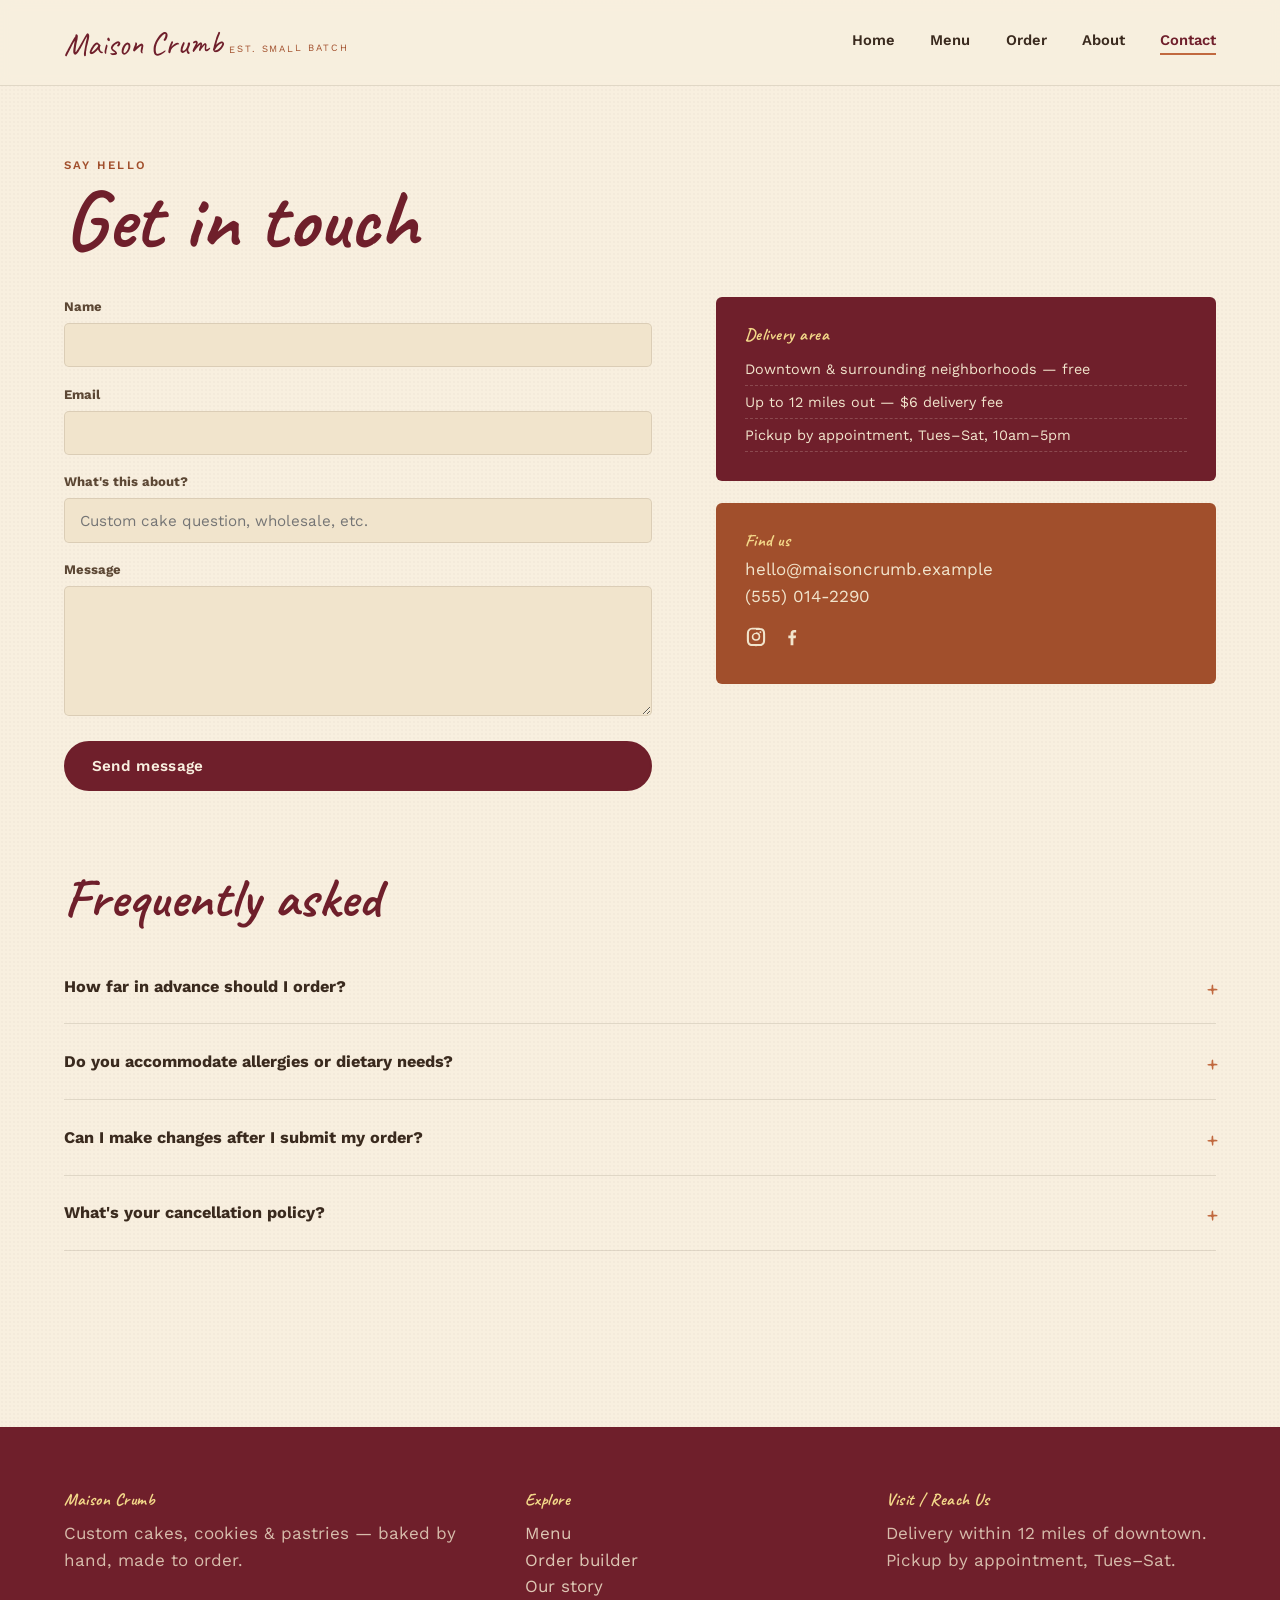
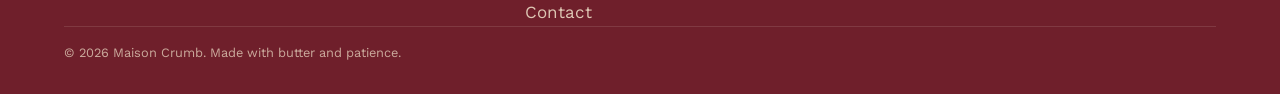
<file: contact.html>
<!DOCTYPE html>
<html lang="en">
<head>
<meta charset="UTF-8">
<meta name="viewport" content="width=device-width, initial-scale=1.0">
<title>Contact — Maison Crumb</title>
<link rel="preconnect" href="https://fonts.googleapis.com">
<link href="https://fonts.googleapis.com/css2?family=Caveat:wght@600;700&family=Work+Sans:wght@400;500;600;700&display=swap" rel="stylesheet">
<link rel="stylesheet" href="css/style.css">
</head>
<body>
<div id="wipe-overlay"></div>

<header class="site-header">
  <a href="index.html" class="logo">Maison <span>Crumb</span><small>est. small batch</small></a>
  <button class="nav-toggle" aria-label="Toggle navigation"><span></span></button>
  <nav class="main-nav">
    <a href="index.html">Home</a>
    <a href="menu.html">Menu</a>
    <a href="order.html">Order</a>
    <a href="about.html">About</a>
    <a href="contact.html">Contact</a>
  </nav>
</header>

<main>
  <section class="section-tight">
    <div class="wrap">
      <span class="eyebrow">Say hello</span>
      <h1>Get in touch</h1>

      <div class="contact-layout" style="margin-top:2rem;">
        <form class="contact-form" id="contact-form" action="https://formspree.io/f/your-form-id" method="POST">
          <div>
            <label for="c-name">Name</label>
            <input type="text" id="c-name" name="name" required>
          </div>
          <div>
            <label for="c-email">Email</label>
            <input type="email" id="c-email" name="email" required>
          </div>
          <div>
            <label for="c-subject">What's this about?</label>
            <input type="text" id="c-subject" name="subject" placeholder="Custom cake question, wholesale, etc.">
          </div>
          <div>
            <label for="c-message">Message</label>
            <textarea id="c-message" name="message" required></textarea>
          </div>
          <button type="submit" class="btn">Send message</button>
          <p class="form-status" id="contact-status"></p>
        </form>

        <div>
          <div class="info-card">
            <h4>Delivery area</h4>
            <ul class="delivery-list">
              <li>Downtown & surrounding neighborhoods — free</li>
              <li>Up to 12 miles out — $6 delivery fee</li>
              <li>Pickup by appointment, Tues–Sat, 10am–5pm</li>
            </ul>
          </div>
          <div class="info-card" style="background:var(--terracotta-dark);">
            <h4>Find us</h4>
            <p style="color:var(--cream-2);">hello@maisoncrumb.example<br>(555) 014-2290</p>
            <div class="social-row">
              <a href="#" aria-label="Instagram"><svg viewBox="0 0 24 24"><path d="M12 2c2.7 0 3.06.01 4.12.06 1.07.05 1.79.22 2.43.46.66.26 1.21.6 1.76 1.15.5.5.86 1.05 1.15 1.76.24.64.41 1.36.46 2.43C21.97 8.94 22 9.3 22 12s-.01 3.06-.06 4.12c-.05 1.07-.22 1.79-.46 2.43a4.9 4.9 0 0 1-1.15 1.76 4.9 4.9 0 0 1-1.76 1.15c-.64.24-1.36.41-2.43.46C15.06 21.97 14.7 22 12 22s-3.06-.01-4.12-.06c-1.07-.05-1.79-.22-2.43-.46a4.9 4.9 0 0 1-1.76-1.15 4.9 4.9 0 0 1-1.15-1.76c-.24-.64-.41-1.36-.46-2.43C2.03 15.06 2 14.7 2 12s.01-3.06.06-4.12c.05-1.07.22-1.79.46-2.43.26-.66.6-1.21 1.15-1.76A4.9 4.9 0 0 1 5.43 2.5c.64-.24 1.36-.41 2.43-.46C8.94 2.03 9.3 2 12 2zm0 1.8c-2.65 0-2.98.01-4.02.06-.87.04-1.34.18-1.65.3-.42.16-.71.35-1.02.66-.31.31-.5.6-.66 1.02-.12.31-.26.78-.3 1.65C4.31 9.02 4.3 9.35 4.3 12s.01 2.98.06 4.02c.04.87.18 1.34.3 1.65.16.42.35.71.66 1.02.31.31.6.5 1.02.66.31.12.78.26 1.65.3 1.04.05 1.37.06 4.02.06s2.98-.01 4.02-.06c.87-.04 1.34-.18 1.65-.3.42-.16.71-.35 1.02-.66.31-.31.5-.6.66-1.02.12-.31.26-.78.3-1.65.05-1.04.06-1.37.06-4.02s-.01-2.98-.06-4.02c-.04-.87-.18-1.34-.3-1.65a2.74 2.74 0 0 0-.66-1.02 2.74 2.74 0 0 0-1.02-.66c-.31-.12-.78-.26-1.65-.3C14.98 4.31 14.65 4.3 12 4.3zm0 3.06A4.64 4.64 0 1 1 7.36 12 4.64 4.64 0 0 1 12 7.36zm0 1.8a2.84 2.84 0 1 0 0 5.68 2.84 2.84 0 0 0 0-5.68zm5.88-1.99a1.08 1.08 0 1 1-2.16 0 1.08 1.08 0 0 1 2.16 0z"/></svg></a>
              <a href="#" aria-label="Facebook"><svg viewBox="0 0 24 24"><path d="M13.5 21v-7.6h2.55l.38-2.96h-2.93V8.55c0-.86.24-1.44 1.47-1.44h1.57V4.46c-.27-.04-1.2-.12-2.28-.12-2.26 0-3.8 1.38-3.8 3.91v2.18H8v2.96h2.46V21z"/></svg></a>
            </div>
          </div>
        </div>
      </div>

      <div class="faq-list">
        <h2>Frequently asked</h2>

        <div class="faq-item">
          <button class="faq-question">How far in advance should I order?<span class="plus">+</span></button>
          <div class="faq-answer"><p>At least 48 hours for most items. Larger tiered cakes and very busy weekends (holidays, graduation season) often need a week or more — the order calendar will tell you if your date is already full.</p></div>
        </div>
        <div class="faq-item">
          <button class="faq-question">Do you accommodate allergies or dietary needs?<span class="plus">+</span></button>
          <div class="faq-answer"><p>Gluten-free and dairy-free versions are available for most items with advance notice. The kitchen does handle nuts, so cross-contact can't be fully ruled out — mention any allergies in your order notes.</p></div>
        </div>
        <div class="faq-item">
          <button class="faq-question">Can I make changes after I submit my order?<span class="plus">+</span></button>
          <div class="faq-answer"><p>Yes, as long as it's more than 48 hours before your date. Just reply to your confirmation email or use the contact form here with your order details.</p></div>
        </div>
        <div class="faq-item">
          <button class="faq-question">What's your cancellation policy?<span class="plus">+</span></button>
          <div class="faq-answer"><p>Full refund if you cancel more than 72 hours out. Inside 72 hours, ingredients are usually already prepped, so cancellations are refunded at 50%.</p></div>
        </div>
      </div>
    </div>
  </section>
</main>

<footer class="site-footer">
  <div class="footer-grid">
    <div><h4>Maison Crumb</h4><p>Custom cakes, cookies & pastries — baked by hand, made to order.</p></div>
    <div><h4>Explore</h4><a href="menu.html">Menu</a><br><a href="order.html">Order builder</a><br><a href="about.html">Our story</a><br><a href="contact.html">Contact</a></div>
    <div><h4>Visit / Reach Us</h4><p>Delivery within 12 miles of downtown.<br>Pickup by appointment, Tues–Sat.</p></div>
  </div>
  <div class="footer-bottom wrap">© <span id="year"></span> Maison Crumb. Made with butter and patience.</div>
</footer>

<script src="js/main.js"></script>
<script>
  document.getElementById("year").textContent = new Date().getFullYear();

  // ---- FAQ accordion: scaleY rise with overshoot easing ----
  document.querySelectorAll(".faq-question").forEach(function (btn) {
    btn.addEventListener("click", function () {
      var answer = btn.nextElementSibling;
      var isOpen = btn.classList.contains("open");
      // close any other open items
      document.querySelectorAll(".faq-question.open").forEach(function (other) {
        if (other !== btn) {
          other.classList.remove("open");
          other.nextElementSibling.classList.remove("open");
        }
      });
      btn.classList.toggle("open", !isOpen);
      answer.classList.toggle("open", !isOpen);
    });
  });

  // ---- contact form: light client-side handling (Formspree handles real submit) ----
  var form = document.getElementById("contact-form");
  var status = document.getElementById("contact-status");
  if (form) {
    form.addEventListener("submit", function () {
      status.textContent = "Sending...";
      status.className = "form-status";
    });
  }
</script>
</body>
</html>
</file>
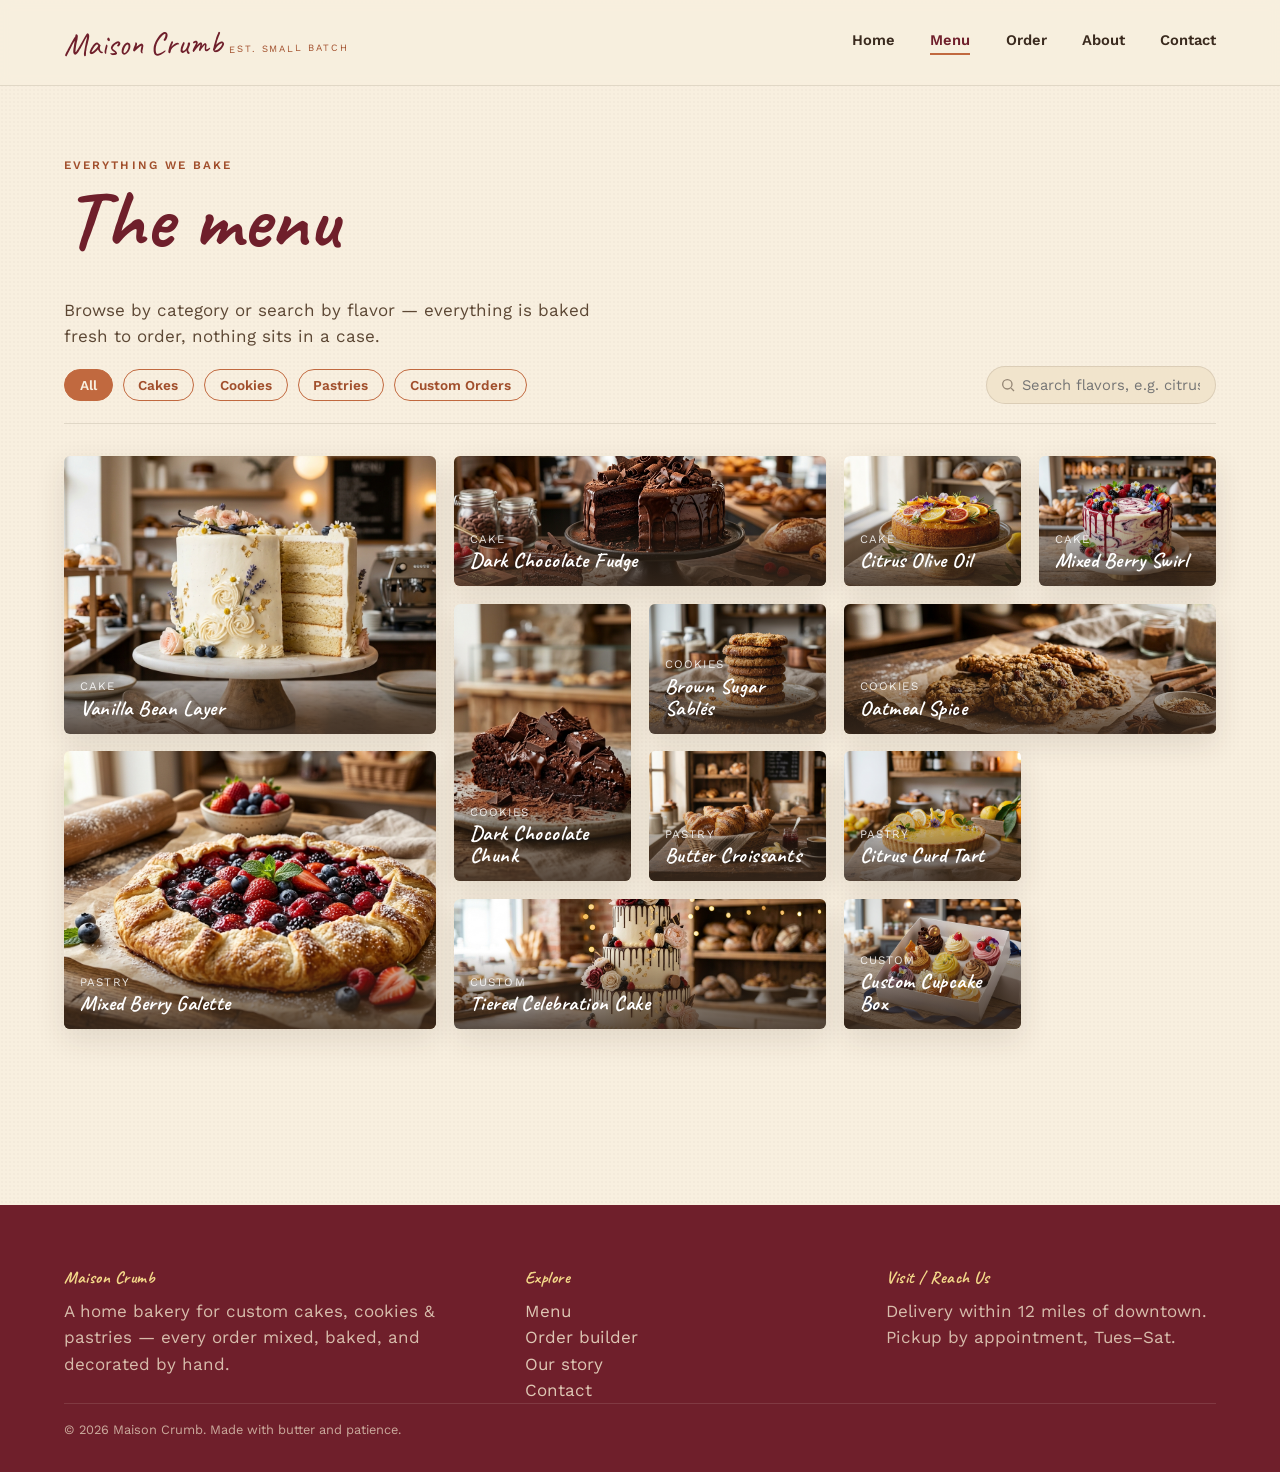
<file: menu.html>
<!DOCTYPE html>
<html lang="en">
<head>
<meta charset="UTF-8">
<meta name="viewport" content="width=device-width, initial-scale=1.0">
<title>Menu — Maison Crumb</title>
<link rel="preconnect" href="https://fonts.googleapis.com">
<link href="https://fonts.googleapis.com/css2?family=Caveat:wght@600;700&family=Work+Sans:wght@400;500;600;700&display=swap" rel="stylesheet">
<link rel="stylesheet" href="css/style.css">
</head>
<body>
<div id="wipe-overlay"></div>

<header class="site-header">
  <a href="index.html" class="logo">Maison <span>Crumb</span><small>est. small batch</small></a>
  <button class="nav-toggle" aria-label="Toggle navigation"><span></span></button>
  <nav class="main-nav">
    <a href="index.html">Home</a>
    <a href="menu.html">Menu</a>
    <a href="order.html">Order</a>
    <a href="about.html">About</a>
    <a href="contact.html">Contact</a>
  </nav>
</header>

<main>
  <section class="section-tight">
    <div class="wrap">
      <span class="eyebrow">Everything we bake</span>
      <h1>The menu</h1>
      <p style="max-width:50ch;">Browse by category or search by flavor — everything is baked fresh to order, nothing sits in a case.</p>

      <div class="menu-toolbar">
        <div class="filter-pills">
          <button class="filter-pill active" data-category="all">All</button>
          <button class="filter-pill" data-category="cakes">Cakes</button>
          <button class="filter-pill" data-category="cookies">Cookies</button>
          <button class="filter-pill" data-category="pastries">Pastries</button>
          <button class="filter-pill" data-category="custom">Custom Orders</button>
        </div>
        <div class="search-wrap">
          <svg viewBox="0 0 24 24" fill="none" stroke="currentColor" stroke-width="2"><circle cx="11" cy="11" r="7"/><line x1="21" y1="21" x2="16.65" y2="16.65"/></svg>
          <input type="text" id="menu-search" placeholder="Search flavors, e.g. citrus...">
        </div>
      </div>

      <div class="menu-grid" id="menu-grid">

        <!-- CAKES -->
        <div class="menu-item span-2x2" data-id="1" data-category="cakes" data-keywords="vanilla bean classic layer">
          <img src="images/item-vanillacake.jpeg" alt="Vanilla Bean Layer Cake" onerror="this.src='https://images.unsplash.com/photo-1535141192574-5d4897c12636?w=700&h=700&fit=crop'">
          <svg class="flavor-svg" viewBox="0 0 40 40"><circle cx="20" cy="20" r="18" fill="#f3d889"/><path d="M10 24c4-10 16-10 20 0" stroke="#a14f2c" stroke-width="2" fill="none" stroke-linecap="round"/><circle cx="15" cy="16" r="1.4" fill="#3a2a1e"/><circle cx="25" cy="16" r="1.4" fill="#3a2a1e"/></svg>
          <div class="mi-info"><span>Cake</span><h4>Vanilla Bean Layer</h4></div>
        </div>

        <div class="menu-item span-2x1" data-id="2" data-category="cakes" data-keywords="chocolate fudge rich">
          <img src="images/item-chocolatecake.jpeg" alt="Chocolate Fudge Cake" onerror="this.src='https://images.unsplash.com/photo-1606313564200-e75d5e30476c?w=700&h=350&fit=crop'">
          <svg class="flavor-svg" viewBox="0 0 40 40"><circle cx="20" cy="20" r="18" fill="#6f1f2b"/><circle cx="20" cy="20" r="8" fill="#3a2a1e"/></svg>
          <div class="mi-info"><span>Cake</span><h4>Dark Chocolate Fudge</h4></div>
        </div>

        <div class="menu-item" data-id="3" data-category="cakes" data-keywords="citrus orange olive oil">
          <img src="images/item-citruscake.jpeg" alt="Citrus Olive Oil Cake" onerror="this.src='https://images.unsplash.com/photo-1519869325930-281384150729?w=400&h=300&fit=crop'">
          <svg class="flavor-svg" viewBox="0 0 40 40"><path d="M20 4 Q34 12 30 26 Q22 36 10 30 Q2 20 8 10 Q12 2 20 4Z" fill="#e7b13f"/><path d="M14 30c4-8 12-16 18-20" stroke="#fff" stroke-width="1" fill="none" opacity=".5"/></svg>
          <div class="mi-info"><span>Cake</span><h4>Citrus Olive Oil</h4></div>
        </div>

        <div class="menu-item" data-id="4" data-category="cakes" data-keywords="berry swirl strawberry raspberry">
          <img src="images/item-berrycake.jpeg" alt="Berry Swirl Cake" onerror="this.src='https://images.unsplash.com/photo-1488477181946-6428a0291777?w=400&h=300&fit=crop'">
          <svg class="flavor-svg" viewBox="0 0 40 40"><path d="M20 6c8 0 12 8 8 16-3 6-13 6-16 0-4-8 0-16 8-16Z" fill="#8c2f3c"/><path d="M20 6v22" stroke="#3a2a1e" stroke-width="1"/></svg>
          <div class="mi-info"><span>Cake</span><h4>Mixed Berry Swirl</h4></div>
        </div>

        <!-- COOKIES -->
        <div class="menu-item span-1x2" data-id="5" data-category="cookies" data-keywords="chocolate chunk warm">
          <img src="images/item-chocchunk.jpeg" alt="Dark Chocolate Chunk Cookies" onerror="this.src='https://images.unsplash.com/photo-1499636136210-6f4ee915583e?w=400&h=600&fit=crop'">
          <svg class="flavor-svg" viewBox="0 0 40 40"><path d="M14 30c-1-4 1-6 0-9" stroke="#f8efdf" stroke-width="2" fill="none" stroke-linecap="round"/><path d="M20 30c-1-5 2-7 0-11" stroke="#f8efdf" stroke-width="2" fill="none" stroke-linecap="round"/><path d="M26 30c-1-4 1-6 0-9" stroke="#f8efdf" stroke-width="2" fill="none" stroke-linecap="round"/></svg>
          <div class="mi-info"><span>Cookies</span><h4>Dark Chocolate Chunk</h4></div>
        </div>

        <div class="menu-item" data-id="6" data-category="cookies" data-keywords="brown sugar sable vanilla">
          <img src="images/item-sables.jpeg" alt="Brown Sugar Sablés" onerror="this.src='https://images.unsplash.com/photo-1499636136210-6f4ee915583e?w=400&h=300&fit=crop&sat=-50'">
          <svg class="flavor-svg" viewBox="0 0 40 40"><rect x="14" y="6" width="3" height="20" rx="1.5" fill="#f3d889"/><path d="M14 8 q-2 2 0 4 M17 8 q2 2 0 4 M14 14 q-2 2 0 4 M17 14 q2 2 0 4" stroke="#a14f2c" stroke-width="1" fill="none"/></svg>
          <div class="mi-info"><span>Cookies</span><h4>Brown Sugar Sablés</h4></div>
        </div>

        <div class="menu-item span-2x1" data-id="7" data-category="cookies" data-keywords="oatmeal raisin spice">
          <img src="images/item-oatmeal.jpeg" alt="Oatmeal Spice Cookies" onerror="this.src='https://images.unsplash.com/photo-1559656914-a30970c1affd?w=700&h=350&fit=crop'">
          <svg class="flavor-svg" viewBox="0 0 40 40"><circle cx="20" cy="20" r="16" fill="#c1693f"/><circle cx="14" cy="16" r="1.2" fill="#3a2a1e"/><circle cx="22" cy="14" r="1.2" fill="#3a2a1e"/><circle cx="26" cy="22" r="1.2" fill="#3a2a1e"/><circle cx="16" cy="24" r="1.2" fill="#3a2a1e"/></svg>
          <div class="mi-info"><span>Cookies</span><h4>Oatmeal Spice</h4></div>
        </div>

        <!-- PASTRIES -->
        <div class="menu-item span-2x2" data-id="8" data-category="pastries" data-keywords="berry galette warm fruit">
          <img src="images/item-galette.jpeg" alt="Mixed Berry Galette" onerror="this.src='https://images.unsplash.com/photo-1464195244916-405fa0a82545?w=700&h=700&fit=crop'">
          <svg class="flavor-svg" viewBox="0 0 40 40"><path d="M8 28 Q12 14 20 14 Q28 14 32 28" stroke="#f8efdf" stroke-width="2" fill="none" stroke-linecap="round"/><path d="M12 28 Q15 18 20 18 Q25 18 28 28" stroke="#f8efdf" stroke-width="1.4" fill="none" opacity=".7"/></svg>
          <div class="mi-info"><span>Pastry</span><h4>Mixed Berry Galette</h4></div>
        </div>

        <div class="menu-item" data-id="9" data-category="pastries" data-keywords="croissant butter warm">
          <img src="images/item-croissant.jpeg" alt="Butter Croissants" onerror="this.src='https://images.unsplash.com/photo-1555507036-ab1f4038808a?w=400&h=300&fit=crop'">
          <svg class="flavor-svg" viewBox="0 0 40 40"><path d="M8 26 Q14 10 20 10 Q26 10 32 26" stroke="#f8efdf" stroke-width="2" fill="none" stroke-linecap="round"/></svg>
          <div class="mi-info"><span>Pastry</span><h4>Butter Croissants</h4></div>
        </div>

        <div class="menu-item" data-id="10" data-category="pastries" data-keywords="citrus curd tart lemon">
          <img src="images/item-lemontart.jpeg" alt="Citrus Curd Tart" onerror="this.src='https://images.unsplash.com/photo-1519340241574-2cec6aef0c01?w=400&h=300&fit=crop'">
          <svg class="flavor-svg" viewBox="0 0 40 40"><path d="M20 4 Q34 12 30 26 Q22 36 10 30 Q2 20 8 10 Q12 2 20 4Z" fill="#e7b13f"/></svg>
          <div class="mi-info"><span>Pastry</span><h4>Citrus Curd Tart</h4></div>
        </div>

        <!-- CUSTOM -->
        <div class="menu-item span-2x1" data-id="11" data-category="custom" data-keywords="tiered cake wedding custom design">
          <img src="images/item-tiercake.jpeg" alt="Custom Tiered Cake" onerror="this.src='https://images.unsplash.com/photo-1535254973040-607b474cb50d?w=700&h=350&fit=crop'">
          <svg class="flavor-svg" viewBox="0 0 40 40"><rect x="6" y="26" width="28" height="6" rx="1" fill="#f3d889"/><rect x="10" y="18" width="20" height="6" rx="1" fill="#e7b13f"/><rect x="14" y="10" width="12" height="6" rx="1" fill="#c1693f"/></svg>
          <div class="mi-info"><span>Custom</span><h4>Tiered Celebration Cake</h4></div>
        </div>

        <div class="menu-item" data-id="12" data-category="custom" data-keywords="custom cupcakes assorted">
          <img src="images/item-cupcakes.jpeg" alt="Custom Cupcake Box" onerror="this.src='https://images.unsplash.com/photo-1426869981800-95ebf51ce900?w=400&h=300&fit=crop'">
          <svg class="flavor-svg" viewBox="0 0 40 40"><path d="M10 20h20l-2 10H12Z" fill="#c1693f"/><path d="M12 20c0-6 16-6 16 0Z" fill="#f3d889"/></svg>
          <div class="mi-info"><span>Custom</span><h4>Custom Cupcake Box</h4></div>
        </div>

      </div>
      <p class="no-results" id="no-results">No bakes match that search — try another flavor.</p>
    </div>
  </section>
</main>

<footer class="site-footer">
  <div class="footer-grid">
    <div>
      <h4>Maison Crumb</h4>
      <p>A home bakery for custom cakes, cookies & pastries — every order mixed, baked, and decorated by hand.</p>
    </div>
    <div>
      <h4>Explore</h4>
      <a href="menu.html">Menu</a><br><a href="order.html">Order builder</a><br><a href="about.html">Our story</a><br><a href="contact.html">Contact</a>
    </div>
    <div>
      <h4>Visit / Reach Us</h4>
      <p>Delivery within 12 miles of downtown.<br>Pickup by appointment, Tues–Sat.</p>
    </div>
  </div>
  <div class="footer-bottom wrap">© <span id="year"></span> Maison Crumb. Made with butter and patience.</div>
</footer>

<script src="js/main.js"></script>
<script src="js/menu.js"></script>
<script>document.getElementById("year").textContent = new Date().getFullYear();</script>
</body>
</html>
</file>
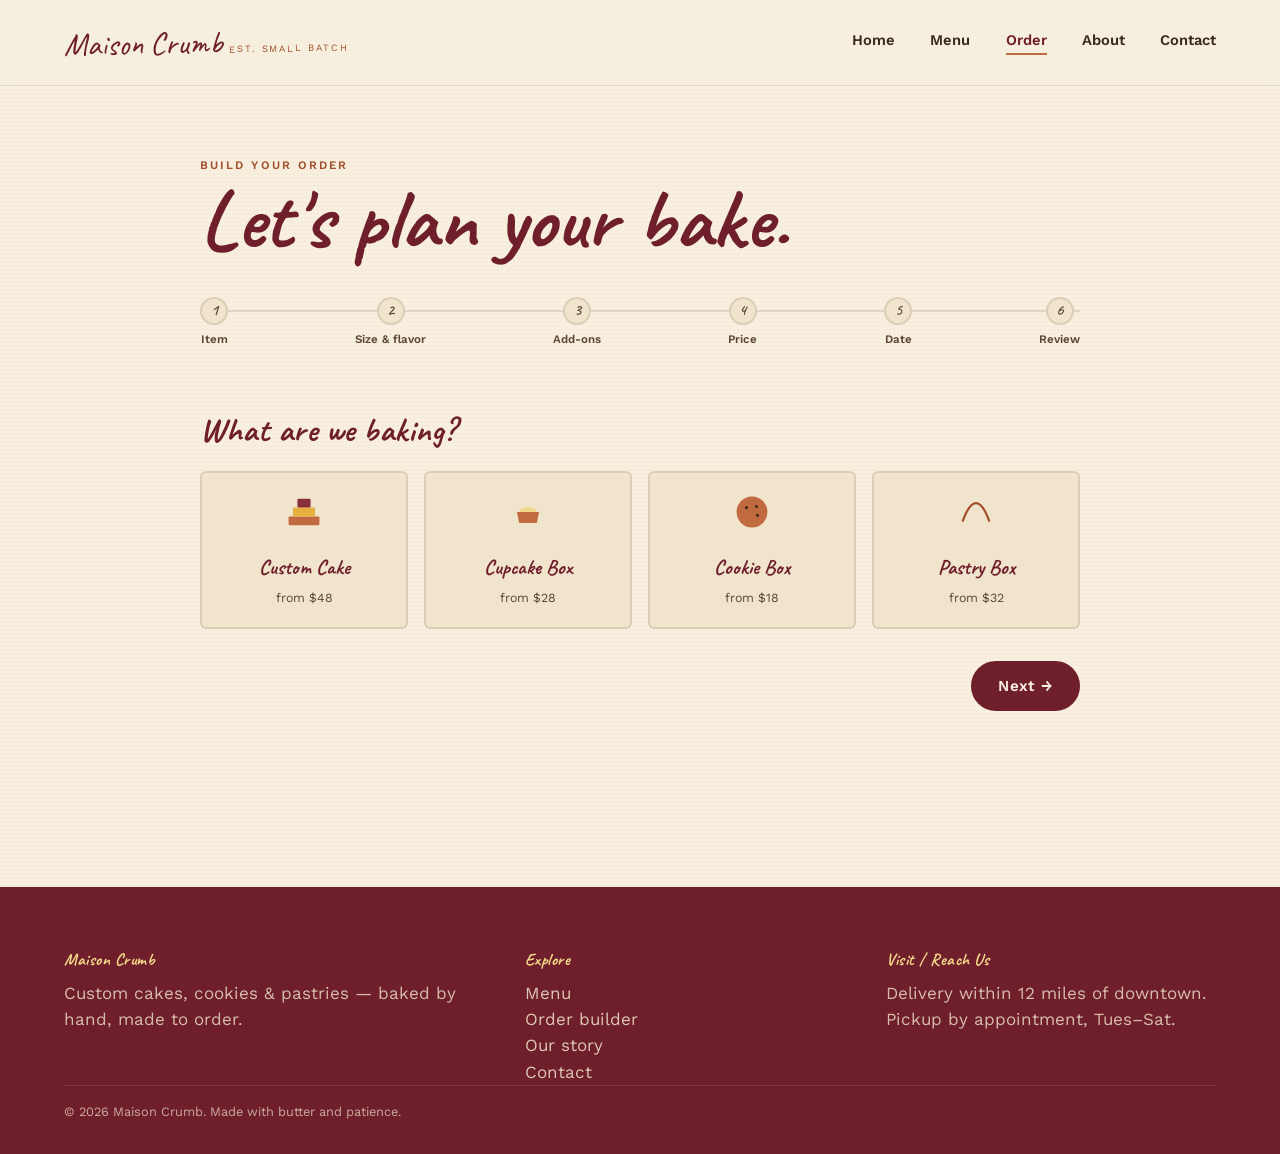
<file: order.html>
<!DOCTYPE html>
<html lang="en">
<head>
<meta charset="UTF-8">
<meta name="viewport" content="width=device-width, initial-scale=1.0">
<title>Order Builder — Maison Crumb</title>
<link rel="preconnect" href="https://fonts.googleapis.com">
<link href="https://fonts.googleapis.com/css2?family=Caveat:wght@600;700&family=Work+Sans:wght@400;500;600;700&display=swap" rel="stylesheet">
<link rel="stylesheet" href="css/style.css">
</head>
<body>
<div id="wipe-overlay"></div>
<div id="step-wipe"></div>
<div id="restore-banner">🧾 Welcome back — your in-progress order was restored.</div>

<header class="site-header">
  <a href="index.html" class="logo">Maison <span>Crumb</span><small>est. small batch</small></a>
  <button class="nav-toggle" aria-label="Toggle navigation"><span></span></button>
  <nav class="main-nav">
    <a href="index.html">Home</a>
    <a href="menu.html">Menu</a>
    <a href="order.html">Order</a>
    <a href="about.html">About</a>
    <a href="contact.html">Contact</a>
  </nav>
</header>

<main>
  <section class="section-tight">
    <div class="wrap order-shell">
      <span class="eyebrow">Build your order</span>
      <h1>Let's plan your bake.</h1>

      <div class="step-progress">
        <div class="step-dot" data-step="1"><div class="circle">1</div>Item</div>
        <div class="step-dot" data-step="2"><div class="circle">2</div>Size &amp; flavor</div>
        <div class="step-dot" data-step="3"><div class="circle">3</div>Add-ons</div>
        <div class="step-dot" data-step="4"><div class="circle">4</div>Price</div>
        <div class="step-dot" data-step="5"><div class="circle">5</div>Date</div>
        <div class="step-dot" data-step="6"><div class="circle">6</div>Review</div>
      </div>

      <p id="step-error" style="color:var(--berry);font-weight:700;text-align:center;opacity:0;transition:opacity .3s;"></p>

      <form id="order-form" action="https://formspree.io/f/your-form-id" method="POST">

        <!-- STEP 1: Item type -->
        <div class="order-step active" data-step="1">
          <h3>What are we baking?</h3>
          <div class="option-grid">
            <div class="option-card" data-item-type="custom-cake">
              <svg class="icon" viewBox="0 0 40 40"><rect x="6" y="24" width="28" height="8" rx="1" fill="#c1693f"/><rect x="10" y="16" width="20" height="8" rx="1" fill="#e7b13f"/><rect x="14" y="8" width="12" height="8" rx="1" fill="#8c2f3c"/></svg>
              <strong>Custom Cake</strong><span>from $48</span>
            </div>
            <div class="option-card" data-item-type="cupcakes">
              <svg class="icon" viewBox="0 0 40 40"><path d="M10 20h20l-2 10H12Z" fill="#c1693f"/><path d="M12 20c0-6 16-6 16 0Z" fill="#f3d889"/></svg>
              <strong>Cupcake Box</strong><span>from $28</span>
            </div>
            <div class="option-card" data-item-type="cookies">
              <svg class="icon" viewBox="0 0 40 40"><circle cx="20" cy="20" r="14" fill="#c1693f"/><circle cx="15" cy="16" r="1.4" fill="#3a2a1e"/><circle cx="24" cy="15" r="1.4" fill="#3a2a1e"/><circle cx="25" cy="23" r="1.4" fill="#3a2a1e"/></svg>
              <strong>Cookie Box</strong><span>from $18</span>
            </div>
            <div class="option-card" data-item-type="pastry-box">
              <svg class="icon" viewBox="0 0 40 40"><path d="M8 28 Q14 12 20 12 Q26 12 32 28" stroke="#a14f2c" stroke-width="2" fill="none" stroke-linecap="round"/></svg>
              <strong>Pastry Box</strong><span>from $32</span>
            </div>
          </div>
          <div class="order-nav-buttons">
            <span></span>
            <button type="button" class="btn" data-next>Next →</button>
          </div>
        </div>

        <!-- STEP 2: Size, quantity, flavor -->
        <div class="order-step" data-step="2">
          <h3>Pick a size</h3>
          <div class="option-grid">
            <div class="option-card" data-size="small"><strong>Small</strong><span>serves 6–8</span></div>
            <div class="option-card" data-size="medium"><strong>Medium</strong><span>serves 12–16</span></div>
            <div class="option-card" data-size="large"><strong>Large</strong><span>serves 20–24</span></div>
          </div>

          <h3>Quantity</h3>
          <div class="qty-row">
            <button type="button" class="qty-btn" id="qty-minus">−</button>
            <input type="number" id="qty-input" value="1" min="1" max="20" readonly>
            <button type="button" class="qty-btn" id="qty-plus">+</button>
          </div>

          <h3>Choose a flavor</h3>
          <div class="flavor-grid">
            <div class="flavor-swatch" data-flavor="vanilla">
              <svg viewBox="0 0 100 80"><rect width="100" height="80" fill="#f3d889"/><rect y="0" width="100" height="14" fill="#fdf6e3"/><rect y="33" width="100" height="14" fill="#fdf6e3"/><rect y="66" width="100" height="14" fill="#fdf6e3"/></svg>
              <span class="fname">Vanilla Bean</span>
            </div>
            <div class="flavor-swatch" data-flavor="chocolate">
              <svg viewBox="0 0 100 80"><rect width="100" height="80" fill="#6f1f2b"/><rect y="0" width="100" height="14" fill="#3a2a1e"/><rect y="33" width="100" height="14" fill="#3a2a1e"/><rect y="66" width="100" height="14" fill="#3a2a1e"/></svg>
              <span class="fname">Chocolate Fudge</span>
            </div>
            <div class="flavor-swatch" data-flavor="citrus">
              <svg viewBox="0 0 100 80"><rect width="100" height="80" fill="#e7b13f"/><rect y="0" width="100" height="14" fill="#f3d889"/><rect y="33" width="100" height="14" fill="#f3d889"/><rect y="66" width="100" height="14" fill="#f3d889"/></svg>
              <span class="fname">Citrus Curd</span>
            </div>
            <div class="flavor-swatch" data-flavor="berry">
              <svg viewBox="0 0 100 80"><rect width="100" height="80" fill="#8c2f3c"/><rect y="0" width="100" height="14" fill="#c1693f"/><rect y="33" width="100" height="14" fill="#c1693f"/><rect y="66" width="100" height="14" fill="#c1693f"/></svg>
              <span class="fname">Berry Swirl</span>
            </div>
          </div>

          <div class="order-nav-buttons">
            <button type="button" class="btn btn-outline" data-prev>← Back</button>
            <button type="button" class="btn" data-next>Next →</button>
          </div>
        </div>

        <!-- STEP 3: Add-ons -->
        <div class="order-step" data-step="3">
          <h3>Add-ons</h3>
          <div class="addon-list">
            <div class="addon-row" id="row-message">
              <label><input type="checkbox" data-addon="message"> Personalized message</label>
              <span class="price-tag">+$5.00</span>
              <textarea id="custom-message" placeholder="e.g. Happy Birthday, Sam!" maxlength="60"></textarea>
            </div>
            <div class="addon-row">
              <label><input type="checkbox" data-addon="topper"> Custom cake topper</label>
              <span class="price-tag">+$8.00</span>
            </div>
            <div class="addon-row">
              <label><input type="checkbox" data-addon="giftwrap"> Gift wrap & ribbon</label>
              <span class="price-tag">+$4.00</span>
            </div>
          </div>
          <div class="order-nav-buttons">
            <button type="button" class="btn btn-outline" data-prev>← Back</button>
            <button type="button" class="btn" data-next>Next →</button>
          </div>
        </div>

        <!-- STEP 4: Live price -->
        <div class="order-step" data-step="4">
          <h3>Your price</h3>
          <p>Here's the running total based on what you've picked so far.</p>
          <div class="price-summary">
            <div id="price-lines"></div>
            <div class="total-line"><span>Total</span><strong id="price-display">$0.00</strong></div>
          </div>
          <div class="order-nav-buttons">
            <button type="button" class="btn btn-outline" data-prev>← Back</button>
            <button type="button" class="btn" data-next>Next →</button>
          </div>
        </div>

        <!-- STEP 5: Date -->
        <div class="order-step" data-step="5">
          <h3>Delivery or pickup?</h3>
          <div class="fulfillment-toggle">
            <button type="button" class="active" data-fulfillment="delivery">Delivery</button>
            <button type="button" data-fulfillment="pickup">Pickup</button>
          </div>
          <h3>Pick a date</h3>
          <p style="font-size:.85rem;">Orders need at least 48 hours' notice. Dates with 3+ existing orders are fully booked.</p>
          <div class="calendar" id="calendar"></div>
          <p id="selected-date-label" style="font-weight:700;color:var(--berry);"></p>
          <div class="order-nav-buttons">
            <button type="button" class="btn btn-outline" data-prev>← Back</button>
            <button type="button" class="btn" data-next>Next →</button>
          </div>
        </div>

        <!-- STEP 6: Review & submit -->
        <div class="order-step" data-step="6">
          <h3>Review your order</h3>
          <div class="review-block" id="review-box"></div>

          <h3>Your details</h3>
          <div style="display:grid;grid-template-columns:1fr 1fr;gap:1rem;">
            <div><label style="font-size:.82rem;font-weight:700;">Name</label><input type="text" name="name" required style="width:100%;padding:.7em;border-radius:5px;border:1.5px solid var(--paper-line);background:var(--cream-2);"></div>
            <div><label style="font-size:.82rem;font-weight:700;">Email</label><input type="email" name="email" required style="width:100%;padding:.7em;border-radius:5px;border:1.5px solid var(--paper-line);background:var(--cream-2);"></div>
          </div>

          <!-- hidden fields synced from order state for Formspree -->
          <input type="hidden" name="item" id="hf-item">
          <input type="hidden" name="size" id="hf-size">
          <input type="hidden" name="quantity" id="hf-qty">
          <input type="hidden" name="flavor" id="hf-flavor">
          <input type="hidden" name="addons" id="hf-addons">
          <input type="hidden" name="message" id="hf-message">
          <input type="hidden" name="fulfillment" id="hf-fulfillment">
          <input type="hidden" name="date" id="hf-date">
          <input type="hidden" name="total" id="hf-total">

          <div class="order-nav-buttons">
            <button type="button" class="btn btn-outline" data-prev>← Back</button>
            <button type="submit" class="btn">Submit order ✓</button>
          </div>
        </div>

      </form>
    </div>
  </section>
</main>

<footer class="site-footer">
  <div class="footer-grid">
    <div><h4>Maison Crumb</h4><p>Custom cakes, cookies & pastries — baked by hand, made to order.</p></div>
    <div><h4>Explore</h4><a href="menu.html">Menu</a><br><a href="order.html">Order builder</a><br><a href="about.html">Our story</a><br><a href="contact.html">Contact</a></div>
    <div><h4>Visit / Reach Us</h4><p>Delivery within 12 miles of downtown.<br>Pickup by appointment, Tues–Sat.</p></div>
  </div>
  <div class="footer-bottom wrap">© <span id="year"></span> Maison Crumb. Made with butter and patience.</div>
</footer>

<script src="js/main.js"></script>
<script src="js/order.js"></script>
<script>document.getElementById("year").textContent = new Date().getFullYear();</script>
</body>
</html>
</file>
<file: css/style.css>
/* ===================================================================
   MAISON CRUMB — shared stylesheet
   Palette: terracotta / butter / deep berry, on a warm flour-cream base
   Type: 'Caveat' (hand-lettered display) + 'Work Sans' (body/utility)
   =================================================================== */

:root {
  --terracotta: #c1693f;
  --terracotta-dark: #a14f2c;
  --butter: #e7b13f;
  --butter-light: #f3d889;
  --berry: #6f1f2b;
  --berry-light: #8c2f3c;
  --cream: #f8efdf;
  --cream-2: #f1e4cc;
  --ink: #3a2a1e;
  --ink-soft: #5c4734;
  --paper-line: rgba(58, 42, 30, .12);

  --font-display: 'Caveat', cursive;
  --font-body: 'Work Sans', sans-serif;

  --wipe-speed: 250ms;
  --gap-xs: .5rem;
  --gap-sm: 1rem;
  --gap-md: 2rem;
  --gap-lg: 4rem;
  --gap-xl: 7rem;
  --radius: 6px;
  --shadow-soft: 0 10px 30px rgba(58, 42, 30, .12);
}

*,
*::before,
*::after {
  box-sizing: border-box;
}

html {
  scroll-behavior: smooth;
}

body {
  margin: 0;
  background: var(--cream);
  color: var(--ink);
  font-family: var(--font-body);
  font-size: 17px;
  line-height: 1.55;
  overflow-x: hidden;
  background-image:
    radial-gradient(rgba(58, 42, 30, .025) 1px, transparent 1px);
  background-size: 4px 4px;
}

h1,
h2,
h3,
h4 {
  font-family: var(--font-display);
  font-weight: 700;
  color: var(--berry);
  line-height: 1.05;
  margin: 0 0 .4em;
  letter-spacing: .5px;
}

h1 {
  font-size: clamp(2.8rem, 7vw, 5.2rem);
}

h2 {
  font-size: clamp(2.1rem, 4.5vw, 3.4rem);
}

h3 {
  font-size: clamp(1.5rem, 3vw, 2.1rem);
}

p {
  margin: 0 0 1em;
  color: var(--ink-soft);
}

a {
  color: var(--terracotta-dark);
}

img {
  max-width: 100%;
  display: block;
}

.eyebrow {
  font-family: var(--font-body);
  text-transform: uppercase;
  letter-spacing: .18em;
  font-size: .72rem;
  font-weight: 600;
  color: var(--terracotta-dark);
}

.btn {
  display: inline-flex;
  align-items: center;
  gap: .5em;
  font-family: var(--font-body);
  font-weight: 600;
  font-size: .95rem;
  letter-spacing: .02em;
  padding: .9em 1.7em;
  border-radius: 999px;
  border: 2px solid var(--berry);
  background: var(--berry);
  color: var(--cream);
  cursor: pointer;
  text-decoration: none;
  transition: transform .25s ease, background .25s ease, color .25s ease;
}

.btn:hover {
  transform: translateY(-2px) rotate(-.5deg);
  background: var(--terracotta);
  border-color: var(--terracotta);
}

.btn.btn-outline {
  background: transparent;
  color: var(--berry);
}

.btn.btn-outline:hover {
  background: var(--berry);
  color: var(--cream);
}

.btn:disabled {
  opacity: .4;
  cursor: not-allowed;
  transform: none;
}

/* ===================== PAGE TRANSITION WIPE ===================== */
#wipe-overlay {
  position: fixed;
  inset: 0;
  background: linear-gradient(115deg, var(--terracotta) 0%, var(--berry) 100%);
  z-index: 9999;
  transform: scaleX(0);
  transform-origin: left;
  pointer-events: none;
}

#wipe-overlay.wipe-in {
  animation: wipeIn var(--wipe-speed) ease forwards;
}

#wipe-overlay.wipe-out {
  transform-origin: right;
  animation: wipeOut var(--wipe-speed) ease forwards;
}

@keyframes wipeIn {
  from {
    transform: scaleX(0);
    transform-origin: left;
  }

  to {
    transform: scaleX(1);
    transform-origin: left;
  }
}

@keyframes wipeOut {
  from {
    transform: scaleX(1);
    transform-origin: right;
  }

  to {
    transform: scaleX(0);
    transform-origin: right;
  }
}

body.page-enter main,
body.page-enter>footer {
  animation: fadeInUp .5s ease both;
  animation-delay: var(--wipe-speed);
}

@keyframes fadeInUp {
  from {
    opacity: 0;
    transform: translateY(10px);
  }

  to {
    opacity: 1;
    transform: translateY(0);
  }
}

/* ============================ HEADER ============================ */
.site-header {
  position: sticky;
  top: 0;
  z-index: 500;
  display: flex;
  align-items: center;
  justify-content: space-between;
  padding: 1.1rem 5vw;
  background: rgba(248, 239, 223, .88);
  backdrop-filter: blur(6px);
  border-bottom: 1px solid var(--paper-line);
}

.logo {
  font-family: var(--font-display);
  font-size: 2rem;
  color: var(--berry);
  text-decoration: none;
  display: flex;
  align-items: baseline;
  gap: .4rem;
  transform: rotate(-1deg);
}

.logo small {
  font-family: var(--font-body);
  font-size: .6rem;
  letter-spacing: .2em;
  color: var(--terracotta-dark);
  text-transform: uppercase;
}

.main-nav {
  display: flex;
  align-items: center;
  gap: 2.2rem;
}

.main-nav a {
  font-family: var(--font-body);
  font-weight: 600;
  font-size: .92rem;
  text-decoration: none;
  color: var(--ink);
  position: relative;
  padding-bottom: .2rem;
}

.main-nav a::after {
  content: "";
  position: absolute;
  left: 0;
  bottom: 0;
  width: 0;
  height: 2px;
  background: var(--terracotta);
  transition: width .25s ease;
}

.main-nav a:hover::after,
.main-nav a.active::after {
  width: 100%;
}

.main-nav a.active {
  color: var(--berry);
}

.nav-toggle {
  display: none;
  background: none;
  border: none;
  cursor: pointer;
}

.nav-toggle span,
.nav-toggle span::before,
.nav-toggle span::after {
  content: "";
  display: block;
  width: 24px;
  height: 2px;
  background: var(--ink);
  position: relative;
  transition: .25s;
}

.nav-toggle span::before {
  position: absolute;
  top: -7px;
}

.nav-toggle span::after {
  position: absolute;
  top: 7px;
}

/* ============================ FOOTER ============================ */
.site-footer {
  margin-top: var(--gap-xl);
  background: var(--berry);
  color: var(--cream-2);
  padding: var(--gap-lg) 5vw var(--gap-md);
}

.footer-grid {
  display: grid;
  grid-template-columns: 1.3fr 1fr 1fr;
  gap: var(--gap-md);
  max-width: 1200px;
  margin: 0 auto;
}

.site-footer h4 {
  color: var(--butter-light);
  margin-bottom: .7rem;
}

.site-footer a {
  color: var(--cream-2);
  text-decoration: none;
  opacity: .85;
}

.site-footer a:hover {
  opacity: 1;
  text-decoration: underline;
}

.footer-grid p {
  color: var(--cream-2);
  opacity: .8;
}

.social-row {
  display: flex;
  gap: .9rem;
  margin-top: .8rem;
}

.social-row a svg {
  width: 22px;
  height: 22px;
  fill: var(--cream-2);
  transition: fill .2s;
}

.social-row a:hover svg {
  fill: var(--butter-light);
}

.footer-bottom {
  max-width: 1200px;
  margin: var(--gap-md) auto 0;
  padding-top: 1rem;
  border-top: 1px solid rgba(248, 239, 223, .18);
  font-size: .8rem;
  opacity: .7;
}

/* ============================ LAYOUT HELPERS ============================ */
main {
  display: block;
}

.section {
  padding: var(--gap-xl) 5vw;
}

.section-tight {
  padding: var(--gap-lg) 5vw;
}

.wrap {
  max-width: 1200px;
  margin: 0 auto;
}

/* ============================ HOME — HERO ============================ */
.hero {
  position: relative;
  display: grid;
  grid-template-columns: 1.1fr .9fr;
  align-items: center;
  gap: var(--gap-lg);
  padding: 5rem 5vw 6rem;
  overflow: hidden;
}

.hero-copy .eyebrow {
  display: block;
  margin-bottom: 1rem;
}

.hero-copy h1 {
  margin-bottom: .5rem;
}

.hero-copy h1 em {
  font-style: normal;
  color: var(--terracotta);
}

.hero-copy p {
  max-width: 38ch;
  font-size: 1.05rem;
}

.hero-cta-row {
  display: flex;
  gap: 1rem;
  align-items: center;
  margin-top: 1.6rem;
}

.hero-sub-note {
  font-size: .82rem;
  color: var(--ink-soft);
}

.hero-art {
  position: relative;
  justify-self: end;
}

.hero-art .plate {
  width: min(420px, 90%);
  border-radius: 50%;
  aspect-ratio: 1;
  background: radial-gradient(circle at 35% 30%, var(--butter-light), var(--terracotta) 70%);
  box-shadow: var(--shadow-soft);
  position: relative;
  transform: rotate(-3deg);
}

.hero-art .plate::after {
  content: "";
  position: absolute;
  inset: 12%;
  border-radius: 50%;
  border: 2px dashed rgba(255, 255, 255, .4);
}

.hero-tag {
  position: absolute;
  bottom: -14px;
  left: -14px;
  background: var(--berry);
  color: var(--cream);
  font-family: var(--font-display);
  font-size: 1.4rem;
  padding: .5rem 1.1rem;
  border-radius: 50px;
  transform: rotate(-6deg);
  box-shadow: var(--shadow-soft);
}

#flour-canvas {
  position: absolute;
  inset: 0;
  width: 100%;
  height: 100%;
  pointer-events: none;
  z-index: 1;
}

/* ============================ FEATURED CARDS ============================ */
.featured-heading {
  display: flex;
  align-items: flex-end;
  justify-content: space-between;
  gap: 1rem;
  flex-wrap: wrap;
  margin-bottom: var(--gap-md);
}

.featured-grid {
  display: grid;
  grid-template-columns: repeat(3, 1fr);
  gap: var(--gap-md);
}

.feature-card {
  position: relative;
  background: var(--cream-2);
  border-radius: var(--radius);
  overflow: hidden;
  box-shadow: var(--shadow-soft);
}

.feature-card:nth-child(2) {
  transform: translateY(1.4rem);
}

.feature-img-wrap {
  position: relative;
  aspect-ratio: 4/3;
  overflow: hidden;
}

.feature-img-wrap img {
  width: 100%;
  height: 100%;
  object-fit: cover;
}

.unwrap-overlay {
  position: absolute;
  inset: 0;
  clip-path: inset(0 0 0 0);
  transition: clip-path .9s cubic-bezier(.65, 0, .35, 1);
}

.feature-card.unwrapped .unwrap-overlay,
.feature-card:hover .unwrap-overlay {
  clip-path: polygon(0 0, 0 0, 0 0, 0 100%);
}

.feature-body {
  padding: 1.2rem 1.3rem 1.5rem;
}

.feature-body .tag {
  font-size: .7rem;
  text-transform: uppercase;
  letter-spacing: .14em;
  color: var(--terracotta-dark);
  font-weight: 700;
}

.feature-body h3 {
  margin: .3rem 0 .3rem;
}

.feature-price {
  font-family: var(--font-display);
  font-size: 1.5rem;
  color: var(--berry);
}

/* ============================ MENU PAGE ============================ */
.menu-toolbar {
  display: flex;
  flex-wrap: wrap;
  gap: 1rem 1.5rem;
  align-items: center;
  justify-content: space-between;
  margin-bottom: var(--gap-md);
  padding-bottom: 1.2rem;
  border-bottom: 1px solid var(--paper-line);
}

.filter-pills {
  display: flex;
  flex-wrap: wrap;
  gap: .6rem;
}

.filter-pill {
  font-family: var(--font-body);
  font-weight: 600;
  font-size: .85rem;
  padding: .5em 1.1em;
  border-radius: 999px;
  border: 1.5px solid var(--terracotta);
  background: transparent;
  color: var(--terracotta-dark);
  cursor: pointer;
  transition: all .2s;
}

.filter-pill.active,
.filter-pill:hover {
  background: var(--terracotta);
  color: var(--cream);
}

.search-wrap {
  position: relative;
}

.search-wrap input {
  font-family: var(--font-body);
  font-size: .92rem;
  padding: .6em 1em .6em 2.4em;
  border-radius: 999px;
  border: 1.5px solid var(--paper-line);
  background: var(--cream-2);
  color: var(--ink);
  width: 230px;
}

.search-wrap svg {
  position: absolute;
  left: .8em;
  top: 50%;
  transform: translateY(-50%);
  width: 16px;
  height: 16px;
  opacity: .5;
}

.menu-grid {
  display: grid;
  grid-template-columns: repeat(6, 1fr);
  grid-auto-rows: 130px;
  gap: 1.1rem;
}

.menu-item {
  position: relative;
  border-radius: var(--radius);
  overflow: hidden;
  background: var(--cream-2);
  box-shadow: var(--shadow-soft);
  cursor: default;
}

.menu-item img {
  width: 100%;
  height: 100%;
  object-fit: cover;
}

.menu-item .mi-info {
  position: absolute;
  left: 0;
  right: 0;
  bottom: 0;
  padding: .9rem 1rem;
  background: linear-gradient(to top, rgba(58, 42, 30, .82), transparent);
  color: #fff;
}

.menu-item .mi-info h4 {
  font-family: var(--font-display);
  color: #fff;
  font-size: 1.3rem;
  margin: 0;
}

.menu-item .mi-info span {
  font-size: .72rem;
  opacity: .85;
  text-transform: uppercase;
  letter-spacing: .1em;
}

.menu-item .flavor-svg {
  position: absolute;
  top: .7rem;
  right: .7rem;
  width: 34px;
  height: 34px;
  opacity: 0;
  transform: translateY(-6px) scale(.8);
  transition: all .3s ease;
}

.menu-item:hover .flavor-svg {
  opacity: 1;
  transform: translateY(0) scale(1);
}

.menu-item.hidden {
  display: none;
}

/* varied spans for non-uniform layout */
.menu-item.span-2x2 {
  grid-column: span 2;
  grid-row: span 2;
}

.menu-item.span-2x1 {
  grid-column: span 2;
}

.menu-item.span-1x2 {
  grid-row: span 2;
}

.no-results {
  text-align: center;
  padding: var(--gap-lg) 0;
  color: var(--ink-soft);
  font-family: var(--font-display);
  font-size: 1.6rem;
  display: none;
}

.no-results.show {
  display: block;
}

/* ============================ ORDER BUILDER ============================ */
.order-shell {
  position: relative;
  max-width: 880px;
  margin: 0 auto;
}

.step-progress {
  display: flex;
  justify-content: space-between;
  margin-bottom: var(--gap-lg);
  position: relative;
}

.step-progress::before {
  content: "";
  position: absolute;
  top: 13px;
  left: 0;
  right: 0;
  height: 2px;
  background: var(--paper-line);
  z-index: 0;
}

.step-dot {
  position: relative;
  z-index: 1;
  display: flex;
  flex-direction: column;
  align-items: center;
  gap: .4rem;
  font-size: .72rem;
  color: var(--ink-soft);
  font-weight: 600;
}

.step-dot .circle {
  width: 28px;
  height: 28px;
  border-radius: 50%;
  background: var(--cream-2);
  border: 2px solid var(--paper-line);
  display: flex;
  align-items: center;
  justify-content: center;
  font-family: var(--font-display);
  font-size: 1rem;
  color: var(--ink-soft);
  transition: all .3s;
}

.step-dot.active .circle {
  background: var(--terracotta);
  border-color: var(--terracotta);
  color: #fff;
}

.step-dot.done .circle {
  background: var(--berry);
  border-color: var(--berry);
  color: #fff;
}

#step-wipe {
  position: fixed;
  inset: 0;
  z-index: 800;
  background: linear-gradient(115deg, var(--butter), var(--terracotta));
  clip-path: polygon(0 0, 0 0, 0 100%, 0 100%);
  pointer-events: none;
}

#step-wipe.active {
  animation: stepWipe .42s ease;
}

@keyframes stepWipe {
  0% {
    clip-path: polygon(0 0, 0 0, 0 100%, 0 100%);
  }

  50% {
    clip-path: polygon(0 0, 100% 0, 100% 100%, 0 100%);
  }

  100% {
    clip-path: polygon(100% 0, 100% 0, 100% 100%, 100% 100%);
  }
}

.order-step {
  display: none;
}

.order-step.active {
  display: block;
  animation: fadeInUp .4s ease;
}

.option-grid {
  display: grid;
  grid-template-columns: repeat(auto-fit, minmax(160px, 1fr));
  gap: 1rem;
  margin: 1.4rem 0;
}

.option-card {
  border: 2px solid var(--paper-line);
  border-radius: var(--radius);
  padding: 1.1rem;
  text-align: center;
  cursor: pointer;
  background: var(--cream-2);
  transition: all .2s;
}

.option-card:hover {
  border-color: var(--terracotta);
}

.option-card.selected {
  border-color: var(--berry);
  background: #f3e3d4;
  box-shadow: var(--shadow-soft);
}

.option-card .icon {
  width: 44px;
  height: 44px;
  margin: 0 auto .6rem;
}

.option-card strong {
  display: block;
  font-family: var(--font-display);
  font-size: 1.3rem;
  color: var(--berry);
}

.option-card span {
  font-size: .78rem;
  color: var(--ink-soft);
}

.flavor-grid {
  display: grid;
  grid-template-columns: repeat(auto-fit, minmax(120px, 1fr));
  gap: 1rem;
  margin: 1.4rem 0;
}

.flavor-swatch {
  border: 2px solid var(--paper-line);
  border-radius: var(--radius);
  overflow: hidden;
  cursor: pointer;
  background: var(--cream-2);
  text-align: center;
  transition: all .2s;
}

.flavor-swatch svg {
  width: 100%;
  height: 80px;
  display: block;
}

.flavor-swatch .fname {
  display: block;
  padding: .55rem 0;
  font-weight: 600;
  font-size: .85rem;
}

.flavor-swatch:hover {
  border-color: var(--terracotta);
  transform: translateY(-2px);
}

.flavor-swatch.selected {
  border-color: var(--berry);
  box-shadow: var(--shadow-soft);
}

.qty-row {
  display: flex;
  align-items: center;
  gap: 1rem;
  margin: 1.5rem 0;
}

.qty-btn {
  width: 36px;
  height: 36px;
  border-radius: 50%;
  border: 2px solid var(--berry);
  background: transparent;
  color: var(--berry);
  font-size: 1.2rem;
  cursor: pointer;
}

.qty-row input {
  width: 48px;
  text-align: center;
  font-family: var(--font-display);
  font-size: 1.4rem;
  border: none;
  background: transparent;
  color: var(--ink);
}

.addon-list {
  display: flex;
  flex-direction: column;
  gap: 1rem;
  margin: 1.4rem 0;
}

.addon-row {
  display: flex;
  align-items: center;
  justify-content: space-between;
  gap: 1rem;
  padding: 1rem 1.2rem;
  background: var(--cream-2);
  border-radius: var(--radius);
  border: 1px solid var(--paper-line);
}

.addon-row label {
  display: flex;
  align-items: center;
  gap: .8rem;
  font-weight: 600;
  cursor: pointer;
}

.addon-row input[type=checkbox] {
  width: 18px;
  height: 18px;
  accent-color: var(--berry);
}

.addon-row .price-tag {
  color: var(--terracotta-dark);
  font-weight: 700;
}

.addon-row textarea {
  width: 100%;
  margin-top: .7rem;
  padding: .6rem;
  border-radius: 4px;
  border: 1px solid var(--paper-line);
  font-family: var(--font-body);
  resize: vertical;
  min-height: 60px;
  display: none;
}

.addon-row.expanded textarea {
  display: block;
}

.price-summary {
  background: var(--berry);
  color: var(--cream);
  border-radius: var(--radius);
  padding: 1.6rem 1.8rem;
  margin: 1.6rem 0;
}

.price-summary .line {
  display: flex;
  justify-content: space-between;
  font-size: .9rem;
  padding: .3rem 0;
  opacity: .9;
}

.price-summary .total-line {
  display: flex;
  justify-content: space-between;
  align-items: baseline;
  margin-top: .8rem;
  padding-top: .8rem;
  border-top: 1px solid rgba(248, 239, 223, .25);
}

.price-summary .total-line strong {
  font-family: var(--font-display);
  font-size: 2.4rem;
  color: var(--butter-light);
}

.fulfillment-toggle {
  display: flex;
  gap: 1rem;
  margin-bottom: 1.5rem;
}

.fulfillment-toggle button {
  flex: 1;
  padding: .9rem;
  border-radius: var(--radius);
  border: 2px solid var(--paper-line);
  background: var(--cream-2);
  font-weight: 700;
  cursor: pointer;
  font-family: var(--font-body);
}

.fulfillment-toggle button.active {
  border-color: var(--berry);
  background: #f3e3d4;
  color: var(--berry);
}

.calendar {
  display: grid;
  grid-template-columns: repeat(7, 1fr);
  gap: .5rem;
  margin: 1rem 0;
}

.calendar .dow {
  text-align: center;
  font-size: .7rem;
  font-weight: 700;
  color: var(--ink-soft);
  text-transform: uppercase;
}

.cal-day {
  position: relative;
  aspect-ratio: 1;
  display: flex;
  align-items: center;
  justify-content: center;
  border-radius: 6px;
  background: var(--cream-2);
  cursor: pointer;
  font-weight: 600;
  font-size: .9rem;
  border: 2px solid transparent;
}

.cal-day.empty {
  background: transparent;
  cursor: default;
}

.cal-day.disabled {
  opacity: .35;
  cursor: not-allowed;
  text-decoration: line-through;
}

.cal-day.selected {
  border-color: var(--berry);
  background: var(--terracotta);
  color: #fff;
}

.cal-day:not(.disabled):not(.empty):hover {
  border-color: var(--terracotta);
}

.sticky-note-tip {
  position: absolute;
  bottom: 110%;
  left: 50%;
  transform: translateX(-50%) rotate(-4deg);
  background: var(--butter-light);
  color: var(--ink);
  font-family: var(--font-display);
  font-size: 1rem;
  padding: .5rem .8rem;
  border-radius: 2px;
  box-shadow: 2px 4px 8px rgba(0, 0, 0, .2);
  white-space: nowrap;
  z-index: 20;
  pointer-events: none;
  opacity: 0;
  transition: opacity .2s;
}

.sticky-note-tip::after {
  content: "";
  position: absolute;
  bottom: -6px;
  left: 50%;
  transform: translateX(-50%);
  border-width: 6px 6px 0;
  border-style: solid;
  border-color: var(--butter-light) transparent transparent;
}

.cal-day.disabled:hover .sticky-note-tip {
  opacity: 1;
}

.review-block {
  background: var(--cream-2);
  border-radius: var(--radius);
  padding: 1.5rem 1.7rem;
  margin: 1.4rem 0;
}

.review-block .rline {
  display: flex;
  justify-content: space-between;
  padding: .5rem 0;
  border-bottom: 1px dashed var(--paper-line);
  font-size: .92rem;
}

.review-block .rline:last-child {
  border-bottom: none;
}

.order-nav-buttons {
  display: flex;
  justify-content: space-between;
  margin-top: var(--gap-md);
}

#restore-banner {
  position: fixed;
  top: 0;
  left: 0;
  right: 0;
  z-index: 700;
  background: repeating-linear-gradient(90deg, var(--cream-2), var(--cream-2) 18px, #efe0c5 18px, #efe0c5 20px);
  border-bottom: 2px dashed var(--terracotta-dark);
  color: var(--ink);
  text-align: center;
  font-family: var(--font-body);
  font-weight: 600;
  font-size: .88rem;
  padding: .8rem;
  transform: translateY(-100%);
  transition: transform .5s cubic-bezier(.34, 1.56, .64, 1);
}

#restore-banner.show {
  transform: translateY(0);
}

#restore-banner.fade-out {
  opacity: 0;
  transition: opacity .6s ease, transform .5s ease;
}

/* ============================ ABOUT ============================ */
.about-layout {
  display: grid;
  grid-template-columns: .85fr 1.15fr;
  gap: var(--gap-lg);
  align-items: start;
}

.about-portrait {
  position: relative;
}

.about-portrait img {
  border-radius: var(--radius);
  box-shadow: var(--shadow-soft);
}

.about-portrait .badge-circle {
  position: absolute;
  top: -2rem;
  right: -2rem;
  width: 110px;
  height: 110px;
  border-radius: 50%;
  background: var(--butter);
  display: flex;
  align-items: center;
  justify-content: center;
  font-family: var(--font-display);
  font-size: 1rem;
  text-align: center;
  color: var(--berry);
  transform: rotate(8deg);
  box-shadow: var(--shadow-soft);
  padding: .5rem;
}

.about-text {
  padding-top: 3rem;
}

.about-text p:first-of-type::first-letter {
  font-family: var(--font-display);
  font-size: 3.6rem;
  float: left;
  line-height: .8;
  padding-right: .15em;
  color: var(--terracotta);
}

.stat-row {
  display: flex;
  gap: var(--gap-md);
  margin-top: var(--gap-md);
  flex-wrap: wrap;
}

.stat-row .stat strong {
  display: block;
  font-family: var(--font-display);
  font-size: 2.1rem;
  color: var(--berry);
}

.stat-row .stat span {
  font-size: .78rem;
  text-transform: uppercase;
  letter-spacing: .1em;
  color: var(--ink-soft);
}

/* ============================ CONTACT ============================ */
.contact-layout {
  display: grid;
  grid-template-columns: 1fr .85fr;
  gap: var(--gap-lg);
}

.contact-form {
  display: flex;
  flex-direction: column;
  gap: 1.1rem;
}

.contact-form label {
  font-size: .82rem;
  font-weight: 700;
  color: var(--ink-soft);
  display: block;
  margin-bottom: .35rem;
}

.contact-form input,
.contact-form textarea {
  width: 100%;
  padding: .8em 1em;
  border-radius: 5px;
  border: 1.5px solid var(--paper-line);
  background: var(--cream-2);
  font-family: var(--font-body);
  font-size: .95rem;
  color: var(--ink);
}

.contact-form textarea {
  min-height: 130px;
  resize: vertical;
}

.form-status {
  font-size: .85rem;
  font-weight: 600;
  min-height: 1.2em;
}

.form-status.success {
  color: #2c6e3f;
}

.form-status.error {
  color: var(--berry);
}

.info-card {
  background: var(--berry);
  color: var(--cream-2);
  padding: 1.8rem;
  border-radius: var(--radius);
  margin-bottom: 1.4rem;
}

.info-card h4 {
  color: var(--butter-light);
}

.info-card .delivery-list {
  list-style: none;
  padding: 0;
  margin: .6rem 0 0;
  font-size: .9rem;
}

.info-card .delivery-list li {
  padding: .3rem 0;
  border-bottom: 1px dashed rgba(248, 239, 223, .2);
}

.faq-list {
  margin-top: var(--gap-md);
}

.faq-item {
  border-bottom: 1px solid var(--paper-line);
}

.faq-question {
  width: 100%;
  text-align: left;
  background: none;
  border: none;
  cursor: pointer;
  padding: 1.3rem 0;
  display: flex;
  justify-content: space-between;
  align-items: center;
  font-family: var(--font-body);
  font-weight: 700;
  font-size: 1.02rem;
  color: var(--ink);
}

.faq-question .plus {
  font-family: var(--font-display);
  font-size: 1.6rem;
  color: var(--terracotta);
  transition: transform .3s;
}

.faq-question.open .plus {
  transform: rotate(45deg);
}

.faq-answer {
  overflow: hidden;
  transform-origin: top;
  transform: scaleY(0);
  transition: transform .5s cubic-bezier(.34, 1.56, .64, 1);
  max-height: 0;
}

.faq-answer.open {
  transform: scaleY(1);
  max-height: 400px;
}

.faq-answer p {
  padding: 0 0 1.3rem;
}

/* ============================ RESPONSIVE ============================ */
@media (max-width: 980px) {
  .hero {
    grid-template-columns: 1fr;
  }

  .hero-art {
    justify-self: center;
  }

  .featured-grid {
    grid-template-columns: 1fr 1fr;
  }

  .footer-grid {
    grid-template-columns: 1fr 1fr;
  }

  .about-layout,
  .contact-layout {
    grid-template-columns: 1fr;
  }

  .menu-grid {
    grid-template-columns: repeat(4, 1fr);
    grid-auto-rows: 110px;
  }
}

@media (max-width: 720px) {
  .main-nav {
    position: fixed;
    top: 68px;
    left: 0;
    right: 0;
    bottom: 0;
    background: var(--cream);
    flex-direction: column;
    justify-content: flex-start;
    padding: 2rem 2rem;
    gap: 1.6rem;
    transform: translateX(100%);
    transition: transform .35s ease;
  }

  .main-nav.open {
    transform: translateX(0);
  }

  .nav-toggle {
    display: block;
  }

  .featured-grid {
    grid-template-columns: 1fr;
  }

  .feature-card:nth-child(2) {
    transform: none;
  }

  .footer-grid {
    grid-template-columns: 1fr;
  }

  .menu-grid {
    grid-template-columns: repeat(2, 1fr);
  }

  .menu-item.span-2x2,
  .menu-item.span-2x1 {
    grid-column: span 2;
  }

  .menu-toolbar {
    flex-direction: column;
    align-items: stretch;
  }

  .search-wrap input {
    width: 100%;
  }
}

@media (prefers-reduced-motion: reduce) {
  * {
    animation-duration: .01ms !important;
    transition-duration: .01ms !important;
  }
}
</file>
